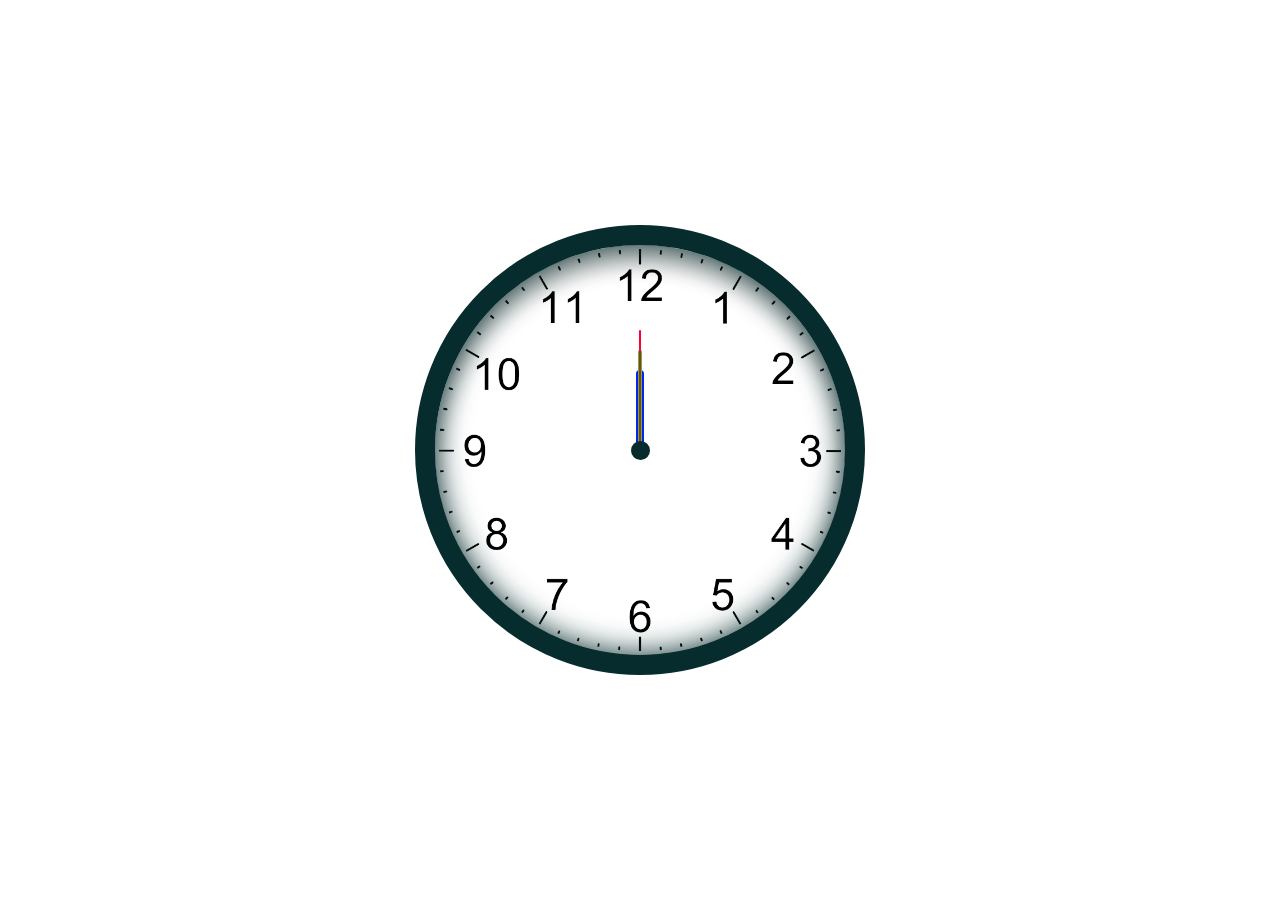
<file: Analog Clock/index.html>
<!DOCTYPE html>
<html lang="en">
<head>
    <link rel="stylesheet" href="style.css">
    <meta charset="UTF-8">
    <meta name="viewport" content="width=device-width, initial-scale=1.0">
    <title>Analog Clock Using JS</title>
</head>
<body>
    <div class="clock">
        <div class="hr" id="hr"></div>
        <div class="mn" id="mn"></div>
        <div class="sc" id="sc"></div>
    </div>
    
</body>
<script src="main.js"></script>
</html>
</file>
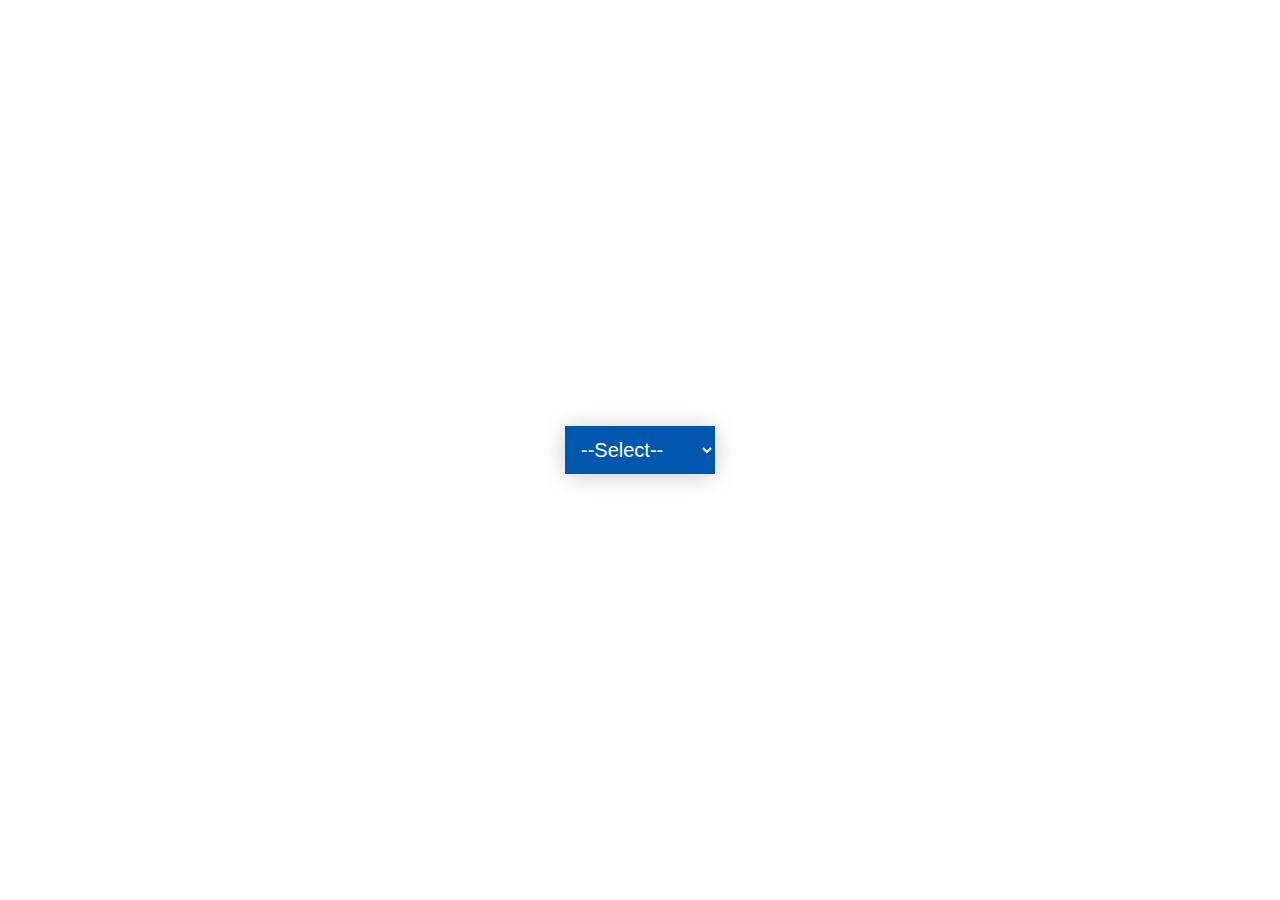
<file: Change Background Using Select Option/index.html>
<!DOCTYPE html>
<html lang="en">
<head>
    <link rel="stylesheet" href="style.css">
    <meta charset="UTF-8">
    <meta http-equiv="X-UA-Compatible" content="IE=edge">
    <meta name="viewport" content="width=device-width, initial-scale=1.0">
    <title>Background Color change Using Select Option</title>
</head>
<body>
    <div class="container">
        <select onchange="BgColor(this.value)">
            <option value="">--Select--</option>
            <option value="Red">Red</option>
            <option value="Green">Green</option>
            <option value="Blue">Blue</option>
            <option value="Orange">Orange</option>
            <option value="Aqua">Aqua</option>
        </select>
    </div>
</body>
<script>
    function BgColor(value){
        document.body.style.backgroundColor=value;
    }
</script>
</html>
</file>
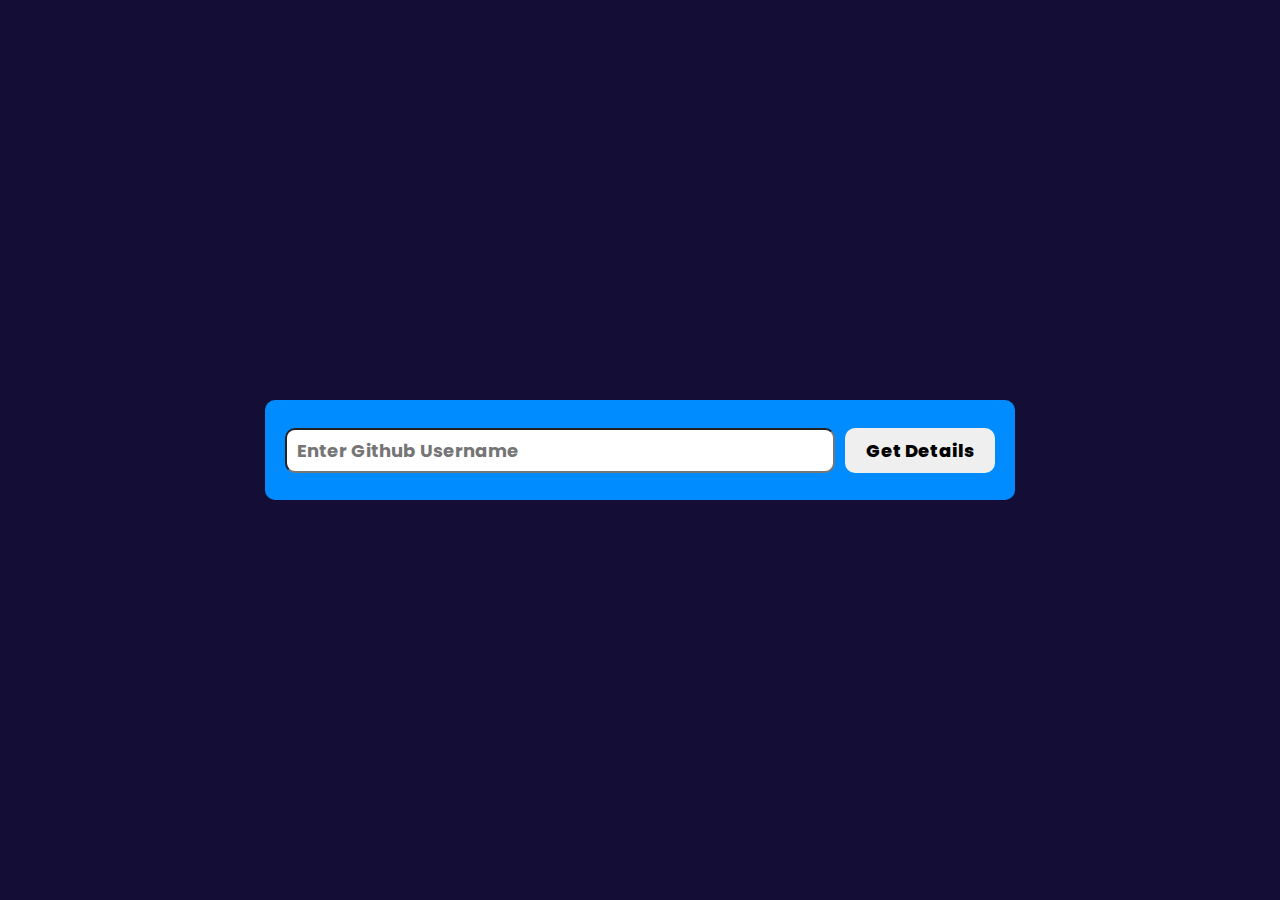
<file: github profile/index.html>
<!DOCTYPE html>
<html lang="en">
<head>
    <link rel="stylesheet" href="style.css">
    <meta charset="UTF-8">
    <meta http-equiv="X-UA-Compatible" content="IE=edge">
    <meta name="viewport" content="width=device-width, initial-scale=1.0">
    <title>Github Profile Fetch Api</title>
</head>
<body>
    <div class="container">
        <div class="search-area">
            <input type="text" name="" id="username" placeholder="Enter Github Username" autocomplete="off">
            <button onclick="getDetails();">Get Details</button>
        </div>
        <div class="output-container" id="output">
            <div class="profile" id="profile"></div>
            <div class="username">
                <h1 id="name"></h1>
            </div>
            <div class="bio">
                <p id="bio"></p>
            </div>
            <div class="info">
                <ul>
                    <li id="followers"></li>
                    <li id="following"></li>
                </ul>
            </div>
        </div>
    </div>
</body>
<script>
    function getDetails(){
        document.getElementById('output').style.display="block";
        const name=document.getElementById('username').value;
        fetch(`https://api.github.com/users/${name}`)
        .then(response=>response.json().then(data=>{
            console.log(data)
            document.getElementById('name').innerHTML=data.name;
            document.getElementById('bio').innerHTML=data.bio;
            document.getElementById('followers').innerHTML=data.followers +" Followers";
            document.getElementById('following').innerHTML=data.following + " Following";
            document.getElementById('profile').innerHTML=`
            <img src="${data.avatar_url}" />
            `
        }))
    }
</script>
</html>
</file>
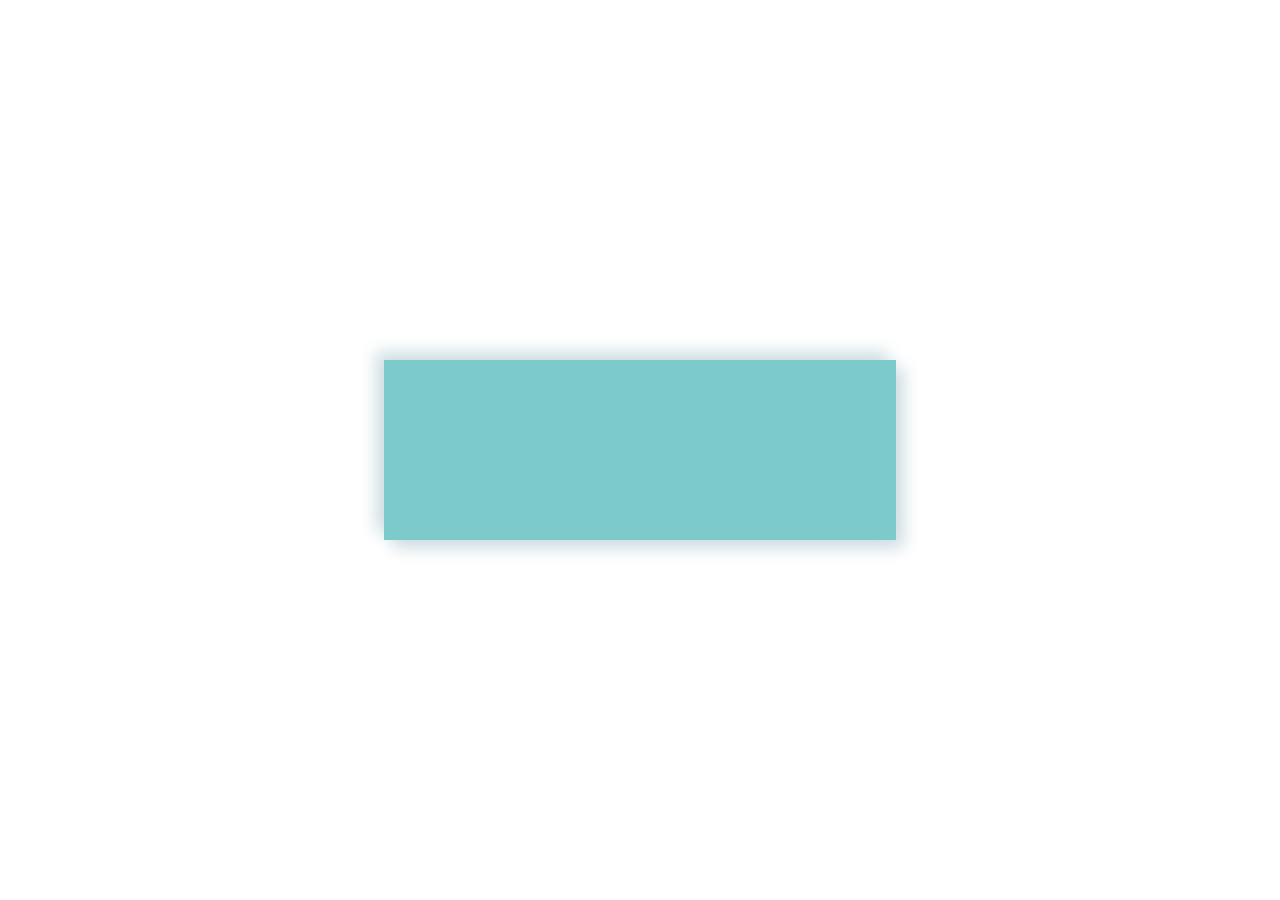
<file: JS Digital Clock/index.html>
<!DOCTYPE html>
<html lang="en">
<head>
    <style>
        *{
            margin: 0;
            padding: 0;
            box-sizing: border-box;
        }
        #clock{
            height: 20vh;
            width: 40vw;
            background-color: rgb(125, 202, 202);
            position: fixed;
            margin: auto;
            top: 0;
            bottom: 0;
            left: 0;
            right: 0;
            text-align: center;
            box-shadow: 8px 8px 16px #cddce1,
                        -8px -8px 16px #cddce1;
        }
        h1{
            font-size: 90px;
            font-family: sans-serif;
            text-align: center;
            margin-top: 15px;
            text-shadow: 4px 3px 0 #fff, 9px 8px 0 rgba(0, 0, 0, 0.15);
        }
    </style>
    <meta charset="UTF-8">
    <meta name="viewport" content="width=device-width, initial-scale=1.0">
    <title>JS Digital Clock</title>
</head>
<body>
    <div id="clock">
        <h1 id="time">

        </h1>
    </div>
    
</body>
<script>
    var myVar=setInterval(myTimer, 1000);
    function myTimer(){
        var a=new Date();
        document.getElementById("time").innerHTML=a.toLocaleTimeString();
    }
</script>
</html>
</file>
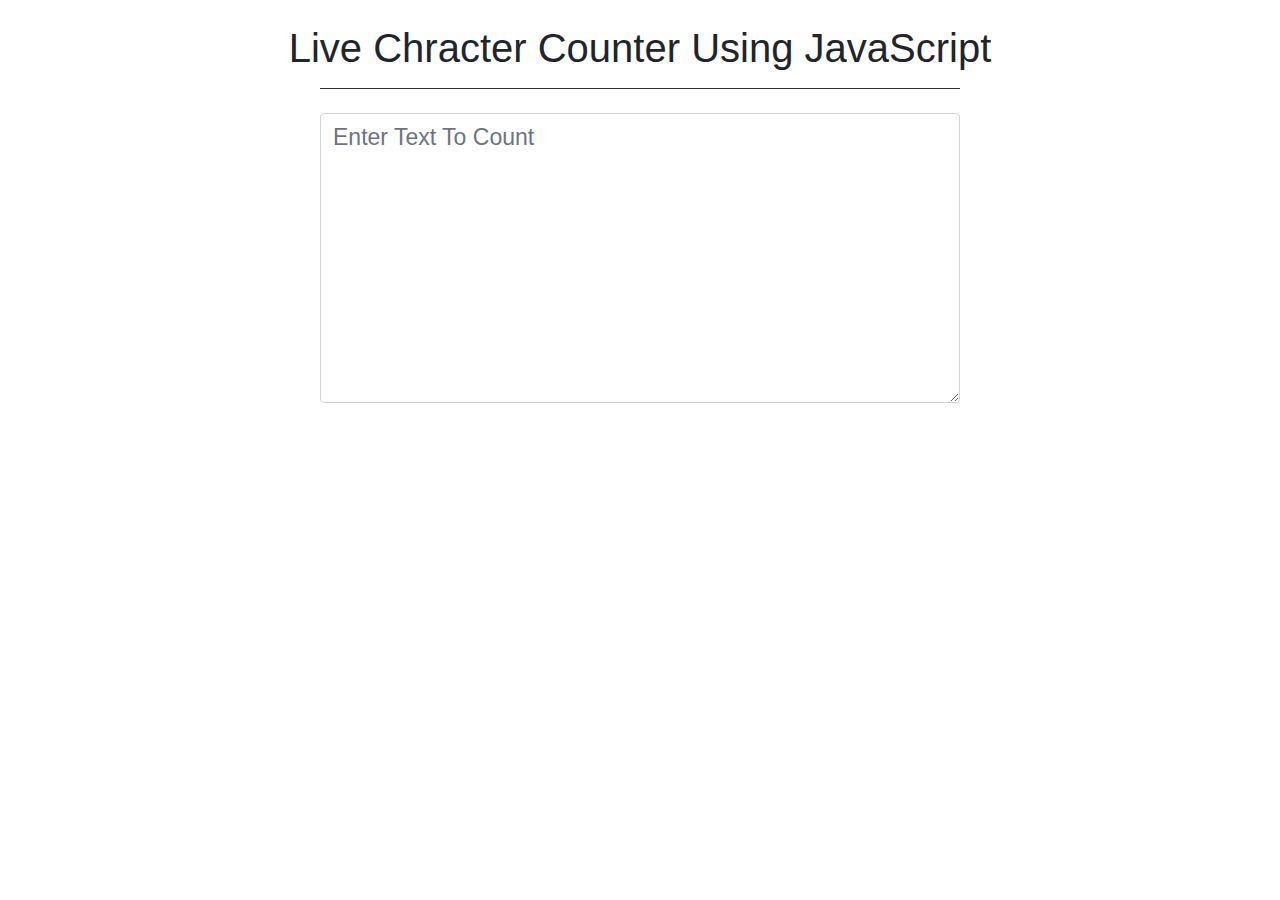
<file: Live Chracter Counter Using js/index.html>
<!doctype html>
<html lang="en">
  <head>
    <title>Live Chracter Counter Using JavaScript</title>
    <!-- Required meta tags -->
    <meta charset="utf-8">
    <meta name="viewport" content="width=device-width, initial-scale=1, shrink-to-fit=no">

    <!-- Bootstrap CSS -->
    <link rel="stylesheet" href="https://stackpath.bootstrapcdn.com/bootstrap/4.3.1/css/bootstrap.min.css" integrity="sha384-ggOyR0iXCbMQv3Xipma34MD+dH/1fQ784/j6cY/iJTQUOhcWr7x9JvoRxT2MZw1T" crossorigin="anonymous">
  </head>
  <body>
     <section id="counter">
         <div class="text my-4">
             <h1 class="text-center">Live Chracter Counter Using JavaScript</h1>
             <hr class="bg-dark w-50">
             <p id="result" style="font-size: 23px;" class="text-center"></p>
         </div>
         <div class="form-group">
             <textarea name="" id="text" onkeyup="countChracters()" style="font-size: 23px;" class="form-control w-50 m-auto" placeholder="Enter Text To Count" cols="30" rows="8"></textarea>
         </div>

     </section>
    <!-- Optional JavaScript -->
    <!-- jQuery first, then Popper.js, then Bootstrap JS -->
    <script src="https://code.jquery.com/jquery-3.3.1.slim.min.js" integrity="sha384-q8i/X+965DzO0rT7abK41JStQIAqVgRVzpbzo5smXKp4YfRvH+8abtTE1Pi6jizo" crossorigin="anonymous"></script>
    <script src="https://cdnjs.cloudflare.com/ajax/libs/popper.js/1.14.7/umd/popper.min.js" integrity="sha384-UO2eT0CpHqdSJQ6hJty5KVphtPhzWj9WO1clHTMGa3JDZwrnQq4sF86dIHNDz0W1" crossorigin="anonymous"></script>
    <script src="https://stackpath.bootstrapcdn.com/bootstrap/4.3.1/js/bootstrap.min.js" integrity="sha384-JjSmVgyd0p3pXB1rRibZUAYoIIy6OrQ6VrjIEaFf/nJGzIxFDsf4x0xIM+B07jRM" crossorigin="anonymous"></script>
  </body>
  <script>
      function countChracters(){
          var chracters=document.getElementById('text').value;
          chracters=chracters.replace(/\s/g, ' ');
          document.getElementById('result').innerHTML="Total Chracters:"+chracters.length;
      }
  </script>
</html>
</file>
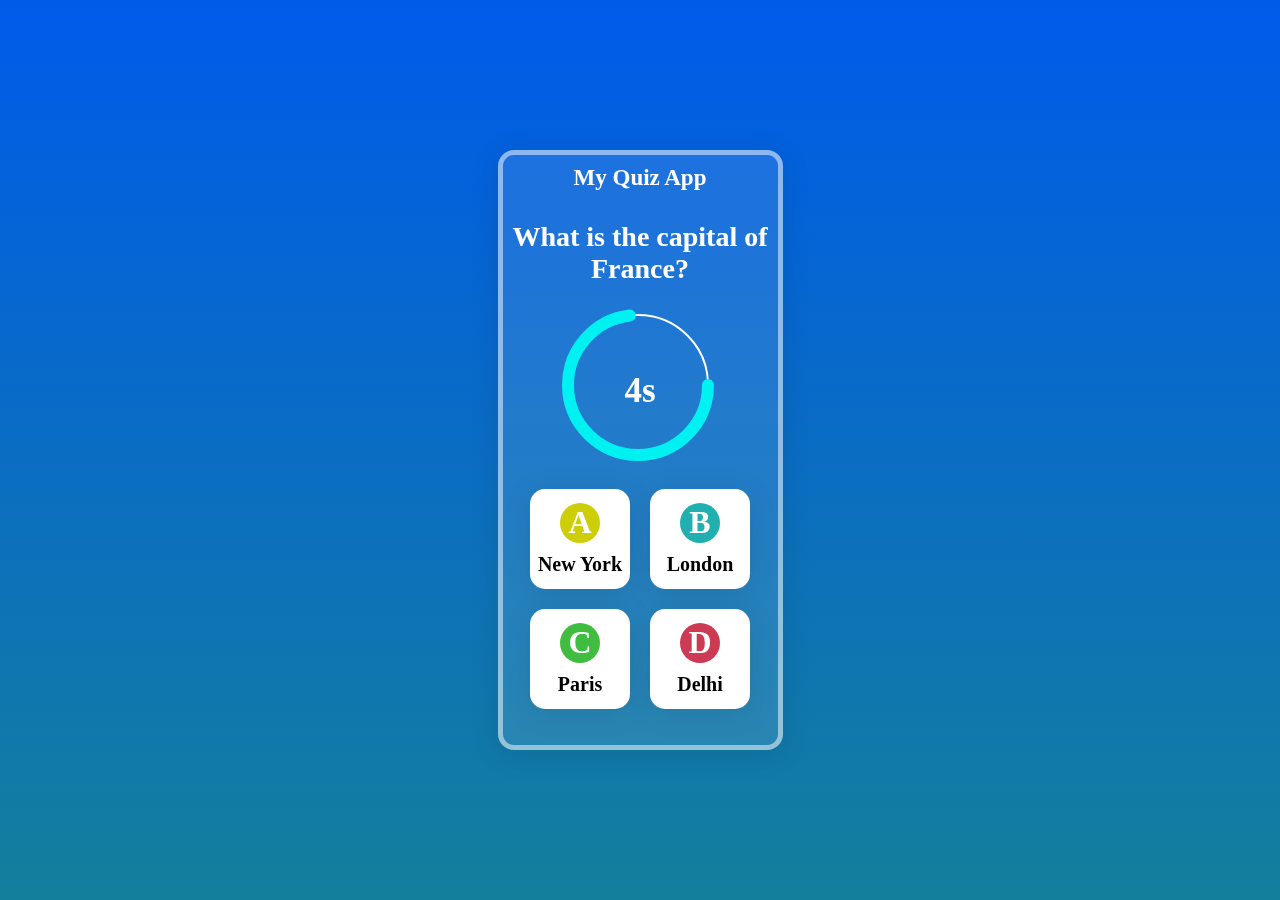
<file: QUIZ App UI/index.html>
<!DOCTYPE html>
<html lang="en">
<head>
    <link rel="stylesheet" href="style.css">
    <meta charset="UTF-8">
    <meta http-equiv="X-UA-Compatible" content="IE=edge">
    <meta name="viewport" content="width=device-width, initial-scale=1.0">
    <title>Quiz App UI</title>
</head>
<body>
    <div class="container">
        <div class="title">
            <h2>My Quiz App</h2>
        </div>
        <div class="question">
            <h3>What is the capital of France?</h3>
        </div>
        <div class="progress">
            <div class="percent">
                <svg>
                    <circle cx="70" cy="70" r="70"></circle>
                    <circle cx="70" cy="70" r="70"></circle>
                </svg>
                <div class="number">
                    <span>4s</span>
                </div>
            </div>
        </div>

        <div class="answer">
            <div class="option option1">
                <h1 style="background-color: rgb(206, 206, 8);">A</h1>
                <h4>New York</h4>
            </div>
            <div class="option option2">
                <h1 style="background-color: rgb(34, 175, 175);">B</h1>
                <h4>London</h4>
            </div>
            <div class="option option3">
                <h1 style="background-color: rgb(64, 189, 64);">C</h1>
                <h4>Paris</h4>
            </div>
            <div class="option option4">
                <h1 style="background-color: rgb(204, 59, 83);">D</h1>
                <h4>Delhi</h4>
            </div>
        </div>
    </div>
</body>
</html>
</file>
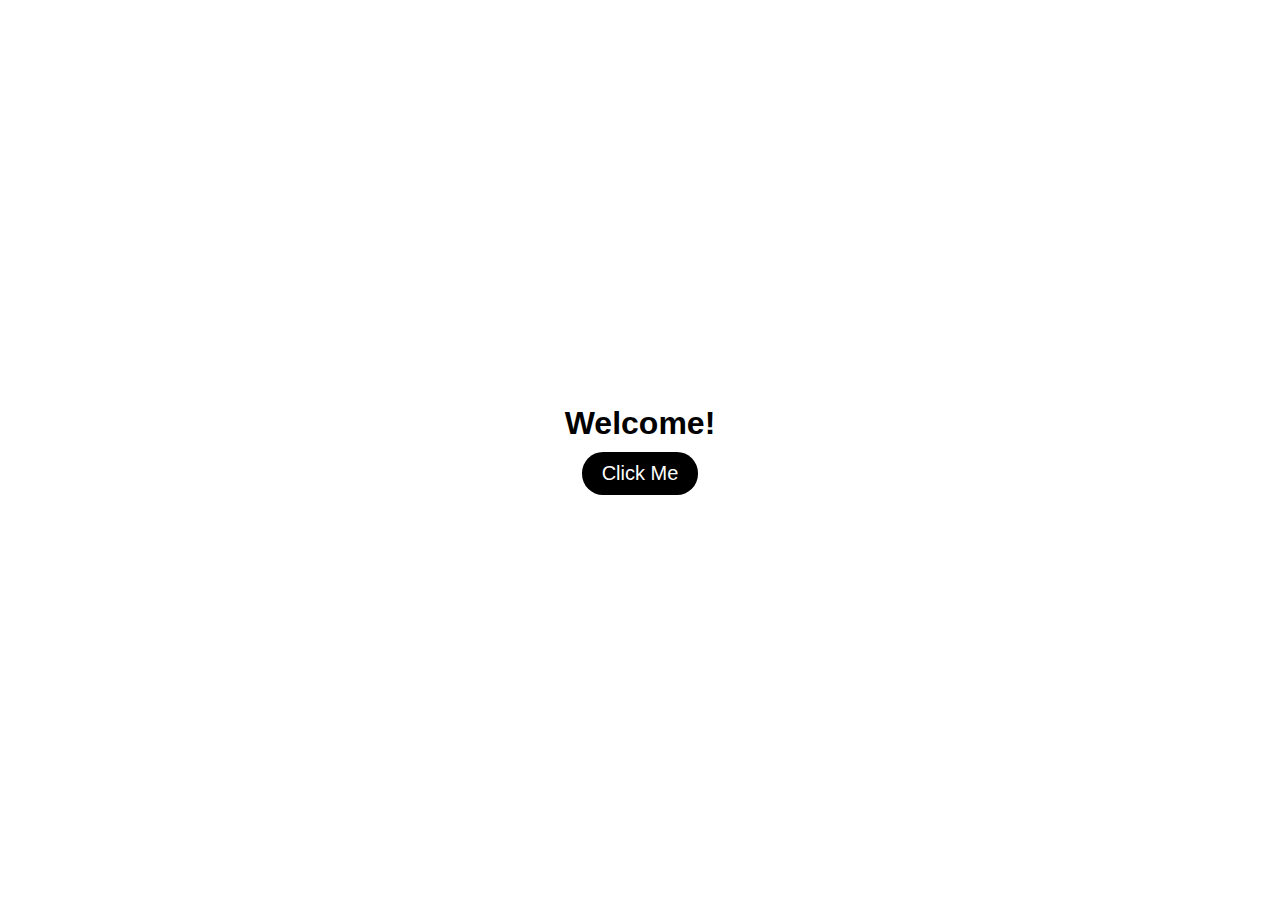
<file: RandBgColor/index.html>
<!DOCTYPE html>
<html lang="en">
    <head>
        <meta charset="UTF-8" />
        <meta name="viewport" content="width=device-width, initial-scale=1.0" />
        <link rel="stylesheet" href="style.css">
        <title>Random Colors</title>
    </head>

    <body>
        <div>
            <h1>Welcome!</h1>
            <button>Click Me</button>
        </div>

        <script src="app.js"></script>
    </body>
</html>
</file>
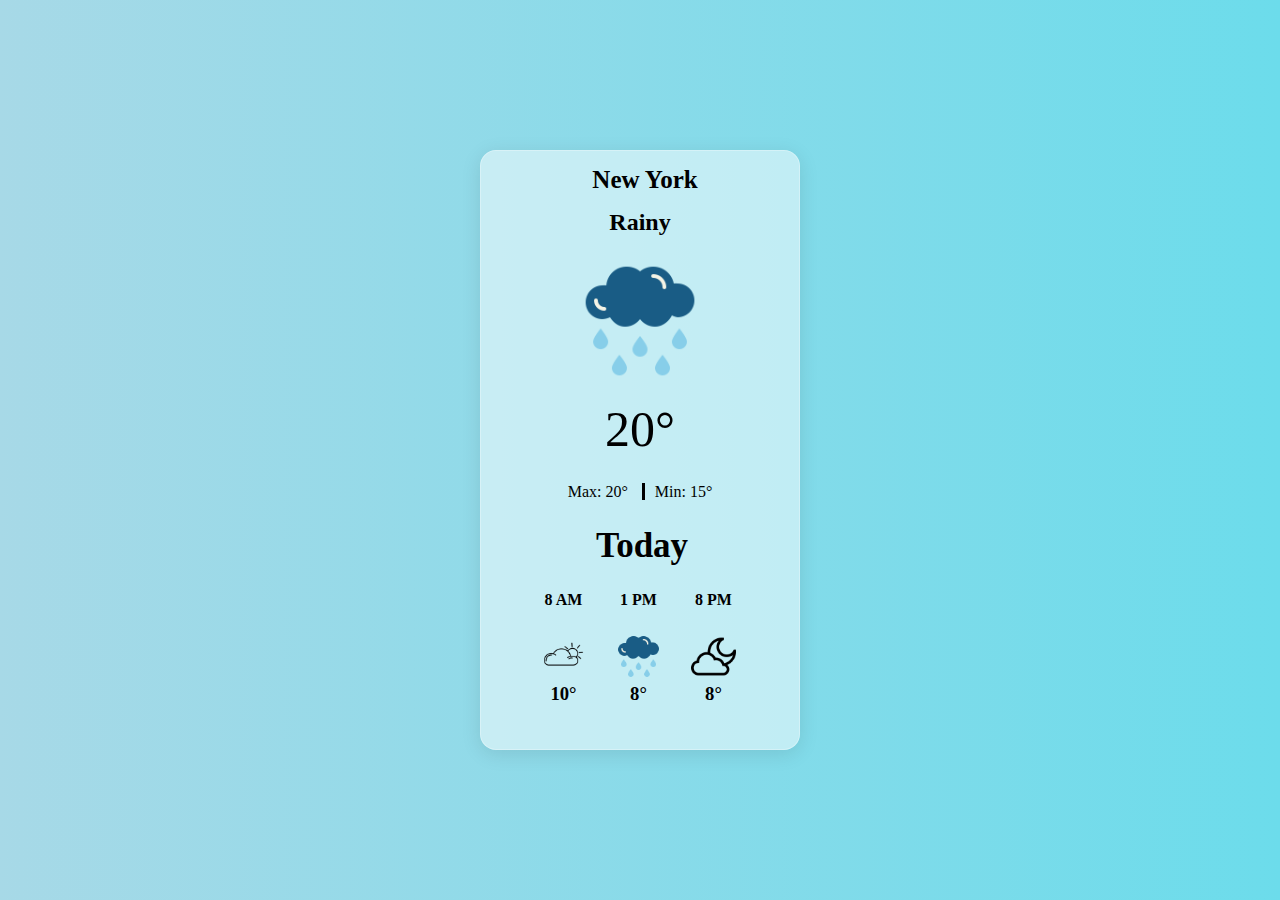
<file: Weather App UI/index.html>
<!DOCTYPE html>
<html lang="en">
<head>
    <link rel="stylesheet" href="style.css">
    <meta charset="UTF-8">
    <meta http-equiv="X-UA-Compatible" content="IE=edge">
    <meta name="viewport" content="width=device-width, initial-scale=1.0">
    <title>Weather App UI Design</title>
    <link rel="stylesheet" href="https://pro.fontawesome.com/releases/v5.10.0/css/all.css" integrity="sha384-AYmEC3Yw5cVb3ZcuHtOA93w35dYTsvhLPVnYs9eStHfGJvOvKxVfELGroGkvsg+p" crossorigin="anonymous"/>
</head>
<body>
    <div class="container">
        <div class="location">
            <div class="icon">
                <i class="fas fa-map-marker-alt"></i>
            </div>
            <span class="new-york">New York</span>
        </div>
        <div class="weather">
            <h2>Rainy</h2>
            <img src="images/rainy.png" alt="">
            <h1>20&#xb0;</h1>
            <div class="min-max">
                <span class="max">Max: 20&#xb0;</span>
                <span class="vertical-line"></span>
                <span class="min">Min: 15&#xb0;</span>
            </div>
            <div class="other-time">
                <span class="today">Today</span>
                <div class="times">
                    <div class="time">
                        <h4>8 AM</h4>
                        <img src="images/sun-morning.png" alt="">
                        <h3>10&#xb0;</h3>
                    </div>
                    <div class="time">
                        <h4>1 PM</h4>
                        <img src="images/rainy.png" alt="">
                        <h3>8&#xb0;</h3>
                    </div>
                    <div class="time">
                        <h4>8 PM</h4>
                        <img src="images/cloudy.png" alt="">
                        <h3>8&#xb0;</h3>
                    </div>
                </div>
            </div>
        </div>
    </div>
</body>
</html>
</file>
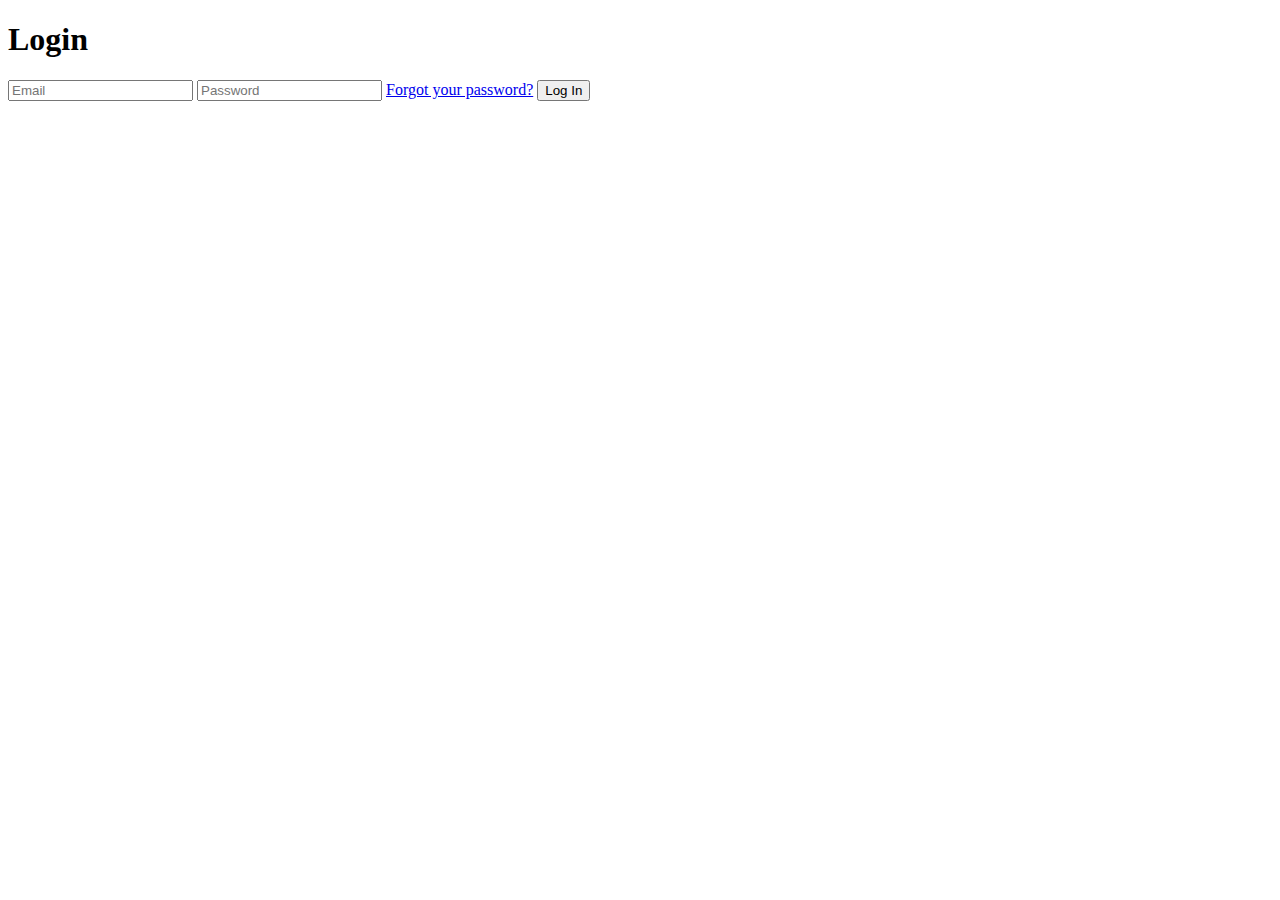
<file: login/login.html>
<!DOCTYPE html>
<html>
<head>
	<link rel="stylesheet" href="login.css">
	<title>Login Form</title>
</head>
<body>
	<div class="container" id="container">
		<div class="form-container log-in-container">
			<form action="#">
				<h1>Login</h1>

				<input type="email" placeholder="Email" />
				<input type="password" placeholder="Password" />
				<a href="#">Forgot your password?</a>
				<button>Log In</button>
			</form>
		</div>
		<div class="overlay-container">
			<div class="overlay">
				<div class="overlay-panel overlay-right">
					
				</div>
			</div>
		</div>
	</div>
</body>
</html>
</file>
<file: Analog Clock/style.css>
* {
  margin: 0;
  padding: 0;
  box-sizing: border-box;
}
body {
  justify-content: center;
  display: flex;
  align-items: center;
  min-height: 100vh;
}
.clock {
  justify-content: center;
  display: flex;
  align-items: center;
  height: 450px;
  width: 450px;
  border-radius: 50%;
  border: 20px solid #062c2d;
  background-image: url(clock.png);
  background-size: cover;
  box-shadow: inset 0 0 30px #062c2d, inset 0 20px 20px rgba(0, 0, 0, 0.2),
    inset 0 0 0 4px rgba(255, 255, 255, 1);
}
.clock::before {
  height: 15px;
  width: 15px;
  position: absolute;
  border: 2px solid #062c2d;
  background-color: #062c2d;
  content: "";
  z-index: 10000;
  border-radius: 50%;
}
.hr,
.mn,
.sc {
  display: flex;
  justify-content: center;
  position: absolute;
  border-radius: 50%;
}
.hr {
  height: 160px;
  width: 160px;
}
.mn {
  height: 200px;
  width: 190px;
}
.sc {
  height: 240px;
  width: 230px;
}

.hr::before {
  content: "";
  position: absolute;
  height: 80px;
  width: 8px;
  background-color: rgb(0, 38, 235);
  border-radius: 10px 10px 0 0;
}
.mn::before {
  content: "";
  position: absolute;
  height: 100px;
  width: 4px;
  background-color: rgb(0, 235, 39);
  border-radius: 10px 10px 0 0;
}
.sc::before {
  content: "";
  position: absolute;
  height: 120px;
  width: 2px;
  background-color: rgb(253, 0, 55);
  border-radius: 10px 10px 0 0;
}
</file>
<file: Change Background Using Select Option/style.css>
*{
    margin: 0;
    padding: 0;
    box-sizing: border-box;
    text-decoration: none;
}
body{
    height: 100vh;
    width: 100%;
    display: grid;
    place-items: center;
}
.container select{
    cursor: pointer;
    background-color: #0057ad;
    color: #fff;
    padding: 12px;
    width: 150px;
    font-size: 20px;
    border: none;
    outline: none;
    box-shadow: 0 2px 25px rgba(0, 0, 0, 0.2);
}
</file>
<file: github profile/style.css>
@import url('https://fonts.googleapis.com/css2?family=Poppins:ital,wght@1,200&display=swap');
*{
    margin: 0;
    padding: 0;
    box-sizing: border-box;
    text-decoration: none;
    font-family: 'Poppins', sans-serif;}
body{
    height: 100vh;
    width: 100%;
    display: grid;
    place-items: center;
    background: #140d35;
}
.search-area{
    display: flex;
    justify-content: center;
    align-items: center;
    height: 100px;
    width: 750px;
    background: rgb(0, 140, 255);
    border-radius: 10px;
}
.search-area input{
    height: 45px;
    width: 550px;
    font-size: 18px;
    outline: none;
    /* border: 2px solic #444; */
    border-radius: 10px;
    padding: 10px;
    font-weight: 650;
}
.search-area button{
    height: 45px;
    width: 150px;
    font-weight: 750;
    font-size: 18px;
    border-radius: 10px;
    cursor: pointer;
    border: none;
    outline: none;
    margin: 0 0 0 10px;
}
.output-container{
    height: 300px;
    width: 750px;
    background: #0e2563;
    margin: 15px 0 0 0;
    border-radius: 10px;
}
img{
    margin-left: 15px;
    position: absolute;
    margin-top: 15px;
    height: 200px;
    width: 200px;
    border-radius: 50%;
    border: 15px solid rgb(0, 140, 255);
}

.username h1{
    position: absolute;
    margin-top: 15px;
    margin-left: 245px;
    font-weight: 750;
    color: white;
}
.bio p{
    font-size: 20px;
    font-weight: 600;
    margin-left: 245px;
    width: 500px;
    color: white;
    margin-top: 75px;
    position: absolute;
}
.info ul{
    position: absolute;
    margin-top: 175px;
    margin-left: 245px;
    color: white;
    display: flex;
}
ul li{font-weight: 650;
    color: white;
    letter-spacing: 2px;
    margin: 15px;
    padding: 5px 15px;
    background: #687fbd;
    list-style: none;
}
#output{
    display: none;
}
</file>
<file: QUIZ App UI/style.css>
*{
    margin: 0;
    padding: 0;
    box-sizing: border-box;
    text-decoration: none;
    user-select: none;
}
body{
    height: 100vh;
    width: 100%;
    background: linear-gradient(to top, #147f9c 0%, #005bea 100%);
    display: grid;
    place-items: center;
}

.container{
    height: 600px;
    width: 285px;
    background: rgba(255,255,255,0.1);
    border-radius: 16px;
    box-shadow: 0 4px 30px rgba(0,0,0,0.1);
    backdrop-filter: blur(0.1px);
    border: 5px solid rgba(255, 255, 255, 0.5);
}

.title h2{
    text-align: center;
    font-size: 23px;
    margin-top: 10px;
    color: #fff;
    font-weight: 750;
}

.question h3{
    font-size: 28px;
    text-align: center;
    color: #fff;
    margin-top: 30px;
}
svg{
    position: relative;
    height: 190px;
    width: 220px;
    z-index: 1000;
}
svg circle{
    height: 100%;
    width: 100%;
    fill: none;
    stroke: #00f1f1;
    stroke-width: 12px;
    transform: translate(65px, 30px);
    stroke-dasharray: 521;
    stroke-dashoffset: 200;
    stroke-linecap: round;
}
svg circle:nth-child(1){
    stroke-dashoffset: -200;
    stroke: #fff;
    stroke-width: 2px;
}
.number{
    position: absolute;
    top: 40%;
    left: 50%;
    transform: translate(-50%, -50%);
}
.number span{
    font-size: 35px;
    font-weight: 750;
    color: #fff;
}
.answer{
    display: flex;
    justify-content: center;
    align-items: center;
    flex-direction: row;
    flex-wrap: wrap;

}
.answer .option{
    border-radius: 15px;
    box-shadow: 0 4px 30px rgba(0, 0, 0, 0.1);
    height: 100px;
    width: 100px;
    margin: 10px;
    background: #fff;
    justify-content: center;
    align-items: center;
    display: flex;
    cursor: pointer;
    flex-direction: column;
}

.option h1{
    height: 40px;
    width: 40px;
    background: #000;
    color: #fff;
    border-radius: 50%;
    text-align: center;
    justify-content: center;
    align-items: center;
    display: flex;
}
h4{
    margin-top: 10px;
    font-size: 20px;
    font-weight: 650;
}
</file>
<file: RandBgColor/style.css>
* {
    margin: 0;
    padding: 0;
    font-family: Arial, Helvetica, sans-serif;
}

body {
    height: 100vh;
    display: flex;
    justify-content: center;
    align-items: center;
}

button {
    display: flex;
    margin: auto;
    margin-top: 10px;
    border-radius: 21px;
    font-family: Arial;
    color: #ffffff;
    font-size: 20px;
    background-color: #000000;
    padding: 10px 20px 10px 20px;
    cursor: pointer;
    border: none;
}
button:hover {
    color:#ffe4e4;
}

.white {
    color: white;
}
</file>
<file: Weather App UI/style.css>
*{
    margin: 0;
    padding: 0;
    box-sizing: border-box;
    text-decoration: none;
}
body{
    height: 100vh;
    width: 100%;
    display: flex;
    justify-content: center;
    align-items: center;
    background: linear-gradient(to right, #a7d9e7 0%, #6cdceb 100%);
}
.container{
    height: 600px;
    width: 320px;
    background: rgba(255, 255, 255, 0.5);
    border-radius: 16px;
    box-shadow: 0px 4px 20px rgba(0, 0, 0, 0.1);
    border: 1px solid rgba(255, 255, 255, 0.3);
    text-align: center;
}
.location{
    display: flex;
    flex-direction: row;
    justify-content: center;
    margin-top: 15px;
}
.icon i{
    margin: 0 10px 0 0;
    font-size: 25px;
}
span.new-york{
    font-size: 25px;
    font-weight: 550;
}
.weather h2{
    margin-top: 15px;
}
.weather img{
    height: 120px;
    width: 120px;
    margin-top: 25px;
}
.weather h1{
    font-size: 50px;
    font-weight: 500;
    margin-top: 15px;
}

.min-max{
    margin-top: 25px;
}
.vertical-line{
    margin: 0 10px;
    border-left: 3px solid #000;
}

.other-time{
    margin-top: 25px;
    display: flex;
}
span.today{
    position: absolute;
    margin-left: 115px;
    font-size: 35px;
    font-weight: 700;
}
.times{
    display: flex;
    margin-left: 45px;
    margin-top: 65px;
}
.time{
    margin: 0 15px;
}
.time img{
    width: 45px;
    height: 45px;
}
</file>
<file: login/login.css>
<!DOCTYPE html>
<html>
<head>
	<link rel="stylesheet" href="login.css">
	<title>Login Form</title>
</head>
<body>
	<div class="container" id="container">
		<div class="form-container log-in-container">
			<form action="#">
				<h1>Login</h1>

				<input type="email" placeholder="Email" />
				<input type="password" placeholder="Password" />
				<a href="#">Forgot your password?</a>
				<button>Log In</button>
			</form>
		</div>
		<div class="overlay-container">
			<div class="overlay">
				<div class="overlay-panel overlay-right">
					
				</div>
			</div>
		</div>
	</div>
</body>
</html>
</file>
